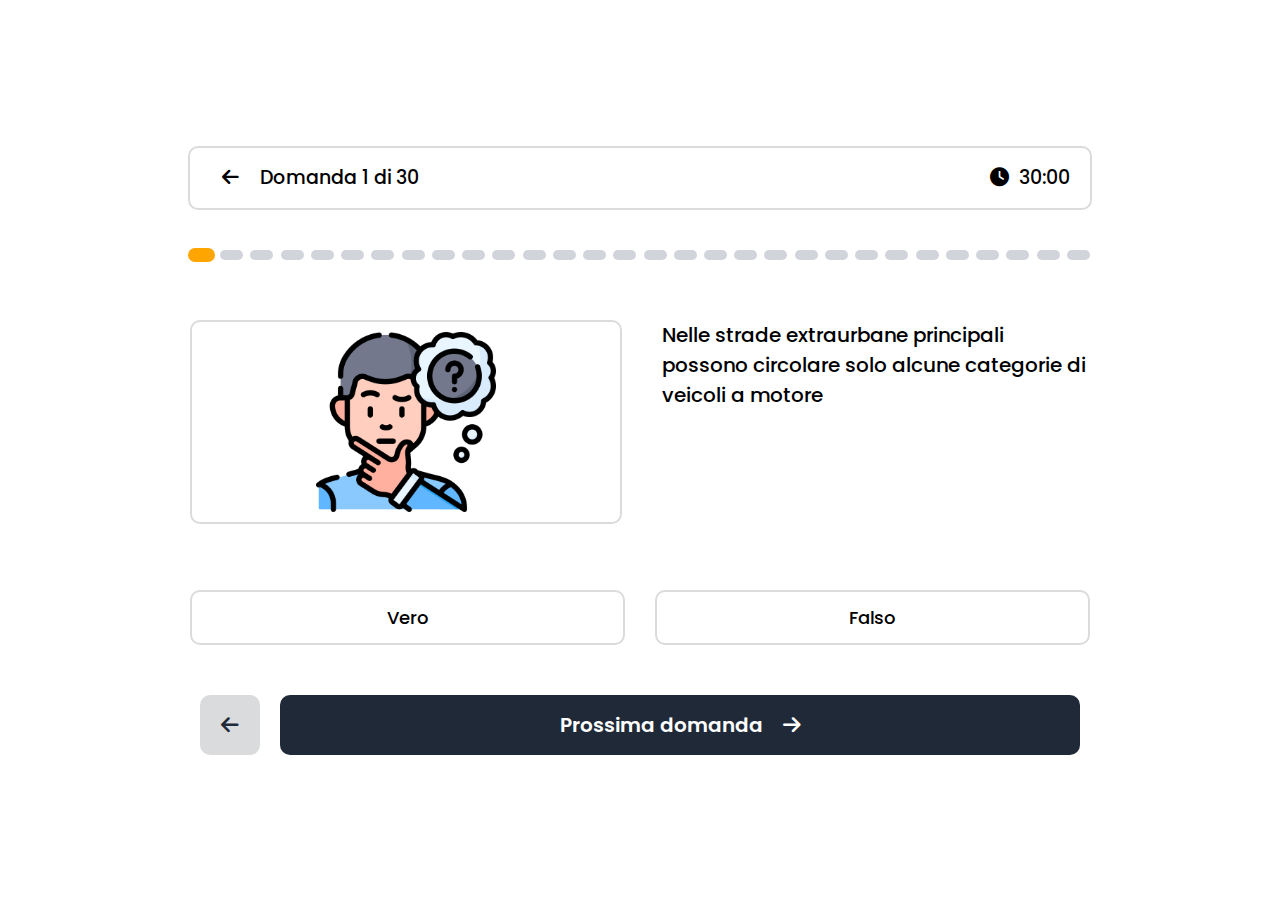
<file: sito/quiz.html>
<!DOCTYPE html>
<html lang="en">
<head>
    <meta charset="UTF-8">
    <meta name="viewport" content="width=device-width, initial-scale=1.0">
    <link rel="stylesheet" href="src/style/main.css">
    <link rel="stylesheet" href="src/style/responsive/quiz.css">
    <link rel="stylesheet" href="https://cdnjs.cloudflare.com/ajax/libs/font-awesome/6.7.2/css/all.min.css" integrity="sha512-Evv84Mr4kqVGRNSgIGL/F/aIDqQb7xQ2vcrdIwxfjThSH8CSR7PBEakCr51Ck+w+/U6swU2Im1vVX0SVk9ABhg==" crossorigin="anonymous" referrerpolicy="no-referrer" />


    <link rel="icon" type="image/png" href="src/assets/img/logo.png" />
    <title>Quiz | Patentati</title>
    
</head>
<body>
    
    <main id="quiz-page">
        <div class="navbar" id="pg-1">
            <div class="start">
                <i class="fa-solid fa-arrow-left" onclick="exitQuiz()"></i>
                <span class="title">Domanda 1 di 30</span>
            </div>
            <div class="end">
                <i class="fa-solid fa-clock"></i>
                <span class="timer">30:00</span>
            </div>
        </div>

        <div class="answer-done" id="pg-1">
            
               
        </div>
        
        <div class="quiz-card" id="pg-1">
            <div class="image">
                <img src="src/api/img_sign/1.png" alt="">
            </div>
            <span class="text">Lorem ipsum dolor sit amet consectetur adipisicing elit. Reiciendis fugit tempore ea excepturi optio sequi commodi quibusdam?</span>
        </div>

        <div class="answers" id="pg-1">
            <button class="answer-btn true" onclick="selectAnswer(true)">Vero</button>
            <button class="answer-btn false" onclick="selectAnswer(false)">Falso</button>
        </div>

        <div class="buttons" id="pg-1">
            <button class="btn btn-prev" onclick="prevQuestion()"><i class="fa-solid fa-arrow-left"></i></button>
            <button class="btn btn-next" onclick="nextQuestion()">Prossima domanda <i class="fa-solid fa-arrow-right"></i></button>

        </div>

        <div class="top-logo" id="pg-2" style="margin-top: 50px;">
            <img src="src/assets/img/logo.png" class="logo" alt="Logo">
            <span class="title">Patentati.info</span>
        </div>

        <div class="home-card" style="text-align: center; padding-block: 30px;" id="pg-2">
            <div class="text" style="gap:30px">
                <span class="title" id="result-title">Bravo, hai superato il quiz</span>
                <span class="desc" id="result-desc">Sei pronto per affrontare l’esame teorico della patente!</span>
                <span class="desc" id="result-point">Hai totalizzato 2 errori su un massimo di 3</span>
            </div>
        </div>

        <div class="error-section" id="pg-2">
            <span class="title">Errori</span>
            <div class="error-list">
                <!-- <div class="error">
                    <div class="image"></div>
                    <span class="text">Lorem ipsum dolor sit amet consectetur adipisicing elit. Voluptatem nihil, minus voluptates incidunt quaerat, numquam vero ex libero ut modi odio temporibus at labore voluptate porro nisi nemo a tenetur.</span>
                    <div class="answer">VERO</div>
                </div> -->
                
                
            </div>
        </div>

        <button id="pg-2" class="btn btn-return" style="margin-bottom: 30px; display: flex; align-items: center; justify-content: center;" onclick="window.location.href = '../'">RITORNA ALLA HOME</button>
    </main>


    <footer id="pg-2">
        <span class="line">Progetto di fine anno - TDP</span>
        <span class="line">Realizzato da <a href="https://github.com/ViolaDili/">Viola Di Liberto</a>, <a href="https://webuser.itis.pr.it/~struglia">Luca Truglia</a>, <a href="#">Alessia Medina</a></span>
        <span class="line">Classe 4C - ITIS Leonardo Da Vinci (PR)</span>
        <span class="line disclaimer">Sito realizzato a scopo scolastico - Nessun contenuto commerciale</span>
    </footer>



<script src="src/script/utils.js?id=3"></script>
<script src="src/script/classi.js?id=3"></script>
<script src="src/script/quiz.js?id=3"></script>
</body>
</html>
</file>
<file: sito/src/style/main.css>
@import url(fonts.css);
@import url(variables.css);

*{
    font-family: 'Poppins', sans-serif;
}

body{
    margin: 0;
    padding: 0;
    width: 100%;
    min-height: 100dvh;
    display: flex;
    align-items: center;
    justify-content: center;
}

main{
    width: 700px;
    height: fit-content;

    display: flex;
    flex-direction: column;
    align-items: center;
    gap: 40px;
}

main .top-logo{
    width: 400px;
    height: 150px;
    display: flex;
    flex-direction: row;
    align-items: center;
    justify-content: center;
    gap: 20px;
}

main .top-logo .title{
    font-weight: 600;
    font-size: 30px;
}

main .home-card{
    width: 100%;
    height: 200px;
    background-color: transparent;
    display: flex;
    flex-direction: row;
    align-items: center;
    justify-content: center;

    border-radius: 10px;
    gap: 30px;
    border: 2px solid var(--border-color);
}


main .home-card .icon{
    width: 150px;
    height: 150px;
    background-color: var(--secondary-color);
    border-radius: 50%;
    display: flex;
    justify-content: center;
    align-items: center;
    font-size: 50px;
    color: white;
}

main .home-card .text{
    width: 400px;
    height: 150px;
    display: flex;
    flex-direction: column;
    justify-content: center;
}

main .home-card .text .title{
    font-weight: 600;
    font-size: 23px;
}

main .home-card .text .desc{
    font-weight: 400;
    font-size: 19px;
}


main .tags{
    width: 100%;
    height: 55px;
    display: flex;
    justify-content: space-between;
    flex-direction: row;
    align-content: center;
    gap: 50px;
}

main .tags .tag{
    display: flex;
    flex: 1;
    justify-content: center;
    align-items: center;
    border-radius: 10px;
    padding-inline: 20px;
    color: var(--primary-color);
    font-weight: 600;
    border: 2px solid var(--border-color);
}

main .btn{
    width: 100%;
    height: 60px;
    font-weight: 600;
    font-size: 20px;
    border: none;
    background-color: var(--primary-color);
    color: white;
    border-radius: 10px;
    cursor: pointer;
}

#quiz-page{
    width: 900px;
}

#quiz-page .buttons{
    width: 100%;
    height: 60px;
    display: flex;
    flex-direction: row;
}

#quiz-page .buttons .btn-next{
    flex: 1;
    margin-inline: 10px;
    display: flex;
    align-items: center;
    justify-content: center;
    gap: 20px;
}

#quiz-page .buttons .btn-next.end{
    border: 2px solid var(--primary-color) !important; 
    background-color: transparent !important;
    color: var(--primary-color);
}

#quiz-page .buttons .btn-prev{
    width: 60px;
    margin-inline: 10px;
    color: var(--primary-color);
    background-color: var(--border-color);
}

#quiz-page .answers{
    width: 100%;
    height: 55px;
    display: flex;
    flex-direction: row;
    justify-content: space-between;
    gap: 30px;
    margin-block: 10px;
}

#quiz-page .answers .answer-btn{
    flex: 1;
    font-size: 18px;
    border-radius: 10px;
    border: 2px solid var(--border-color);
    background-color: transparent;
    font-weight: 500;
    cursor: pointer;
}

#quiz-page .answers .answer-btn.sel{
    border:  2px solid var(--primary-color);
}

#quiz-page .navbar{
    width: 100%;
    height: 60px;
    display: flex;
    flex-direction: row;
    justify-content: space-between;
    border-radius: 10px;
    border: 2px solid var(--border-color);
    align-items: center;
}

#quiz-page .navbar .start{
    display: flex;
    align-items: center;
    justify-content: center;
    flex-direction: row;
    gap: 10px;
    font-size: 19px;
    font-weight: 500;
    margin-left: 20px;
}

#quiz-page .navbar .start i{
    cursor: pointer;
    /* background-color: red; */
    border-radius: 50%;
    width: 40px;
    height: 40px;
    display: flex;
    justify-content: center;
    align-items: center;
}

#quiz-page .navbar .start i:hover{
    background-color: rgba(0, 0, 0, 0.082);
}

#quiz-page .navbar .end{
    display: flex;
    align-items: center;
    justify-content: center;
    flex-direction: row;
    gap: 10px;
    font-size: 19px;
    font-weight: 500;
    margin-right: 20px;
}

#quiz-page .quiz-card{
    width: 100%;
    height: 200px;
    display: flex;
    flex-direction: row;
    align-items: flex-start;
    gap: 40px;
    margin-block: 20px;
}

#quiz-page .quiz-card .image{
    flex: 1;
    height: 100%;
    display: flex;
    align-items: center;
    justify-content: center;
    border: 2px solid var(--border-color);
    border-radius: 10px;
}

#quiz-page .quiz-card .image img{
    max-width: 400px;
    max-height: 180px;
}

#quiz-page .quiz-card .text{
    flex: 1;
    height: 100%;
    font-weight: 500;
    font-size: 20px;
}

#quiz-page .answer-done{
    width: 100%;
    height: 10px;
    display: flex;
    justify-content: space-between;
}

#quiz-page .answer-done .check{
    width: 23px;
    height: 100%;
    background-color: var(--secondary-color);
    border-radius: 10px;
    cursor: pointer;
}

#quiz-page .answer-done .check:hover{
    transform: scale(1.08);
}

#quiz-page .answer-done .check.pass{
    background-color: orange;
    box-shadow: 0px 0px 0px 2px orange;
}

#quiz-page .answer-done .check.sel{
    background-color: var(--primary-color);
}
</file>
<file: sito/src/style/responsive/quiz.css>
@media screen and (max-width: 955px){

    main .home-card .text .title {
        font-size: 20px;
        margin-inline: 20px;
    }

     main .home-card .text .desc {
        font-size: 18px;
        margin-inline: 20px;
    }

    main .home-card{
        height: 230px;
    }

    body{
    justify-content: flex-start;
    }

    #quiz-page{
        width: 100%;
        min-height: 100%;
        gap: 20px;
        padding-bottom: 30px;
    }

    #quiz-page .navbar{
        border: none;
        border-radius: 0px;
        border-bottom: 2px solid var(--border-color);
    }

    #quiz-page .answer-done {
        gap: 5px;
        width: 90%;
        flex-wrap: wrap;
        height: fit-content;
    justify-content: center; /* centra gli elementi orizzontalmente */
    align-items: flex-start; /* allinea in alto se ci sono più righe */
    }
    

    #quiz-page .answer-done .check {
        width: 22px;
        height: 22px;
        -webkit-tap-highlight-color: transparent;
        transition: all 0.1s;

    }

    #quiz-page .answer-done .check:hover {
        transform: scale(0.95);
    }

    #quiz-page .quiz-card{
        display: flex;
        flex-direction: column;
        height: auto;
        width: 100%;
        align-items: center;
        gap: 20px;
    }

    #quiz-page .quiz-card .image{
        flex: unset;
        width: 95%;
        min-height: 200px;
    }

    #quiz-page .quiz-card .image img{
        max-width: 350px;
        max-height: 180px;
    }

    #quiz-page .quiz-card .text{
        flex: unset;
        width: 95%;
    }

    #quiz-page .answers{
        width: 95%;
        padding-bottom: 100px;
    }

    #quiz-page .buttons{
        width: 100%;
        justify-content: center;
        gap: 10px;
        background-color: white;
        border-top: 2px solid var(--border-color);
        position: fixed;
        bottom: 0;
        padding-block: 10px;
        z-index: 999;

    }

    #quiz-page .buttons .btn-prev{
        margin-inline: 0;
        margin-left: 10px;
        -webkit-tap-highlight-color: transparent;
    }

    #quiz-page .buttons .btn-next{
        margin-inline: 0;
        margin-right: 10px;
        font-size: 18px;
        user-select: none;
        -webkit-tap-highlight-color: transparent;
        transition: all 0.2s;
    }

    #quiz-page .buttons .btn-next:active,
    #quiz-page .buttons .btn-prev:active {
        transform: scale(0.95);
    }

    .error-section{
        width: 95%;
    }

    .error{
        height: fit-content;
        display: flex;
        flex-direction: column;
        text-align: center;
        padding-block: 20px;
    }


    main .home-card {
        width: 95%;
    }

    .error .answer {
        width: 100%;
    }

    main .btn-return{
        width: 95%;
        margin-top: 30px;
    }

}
</file>
